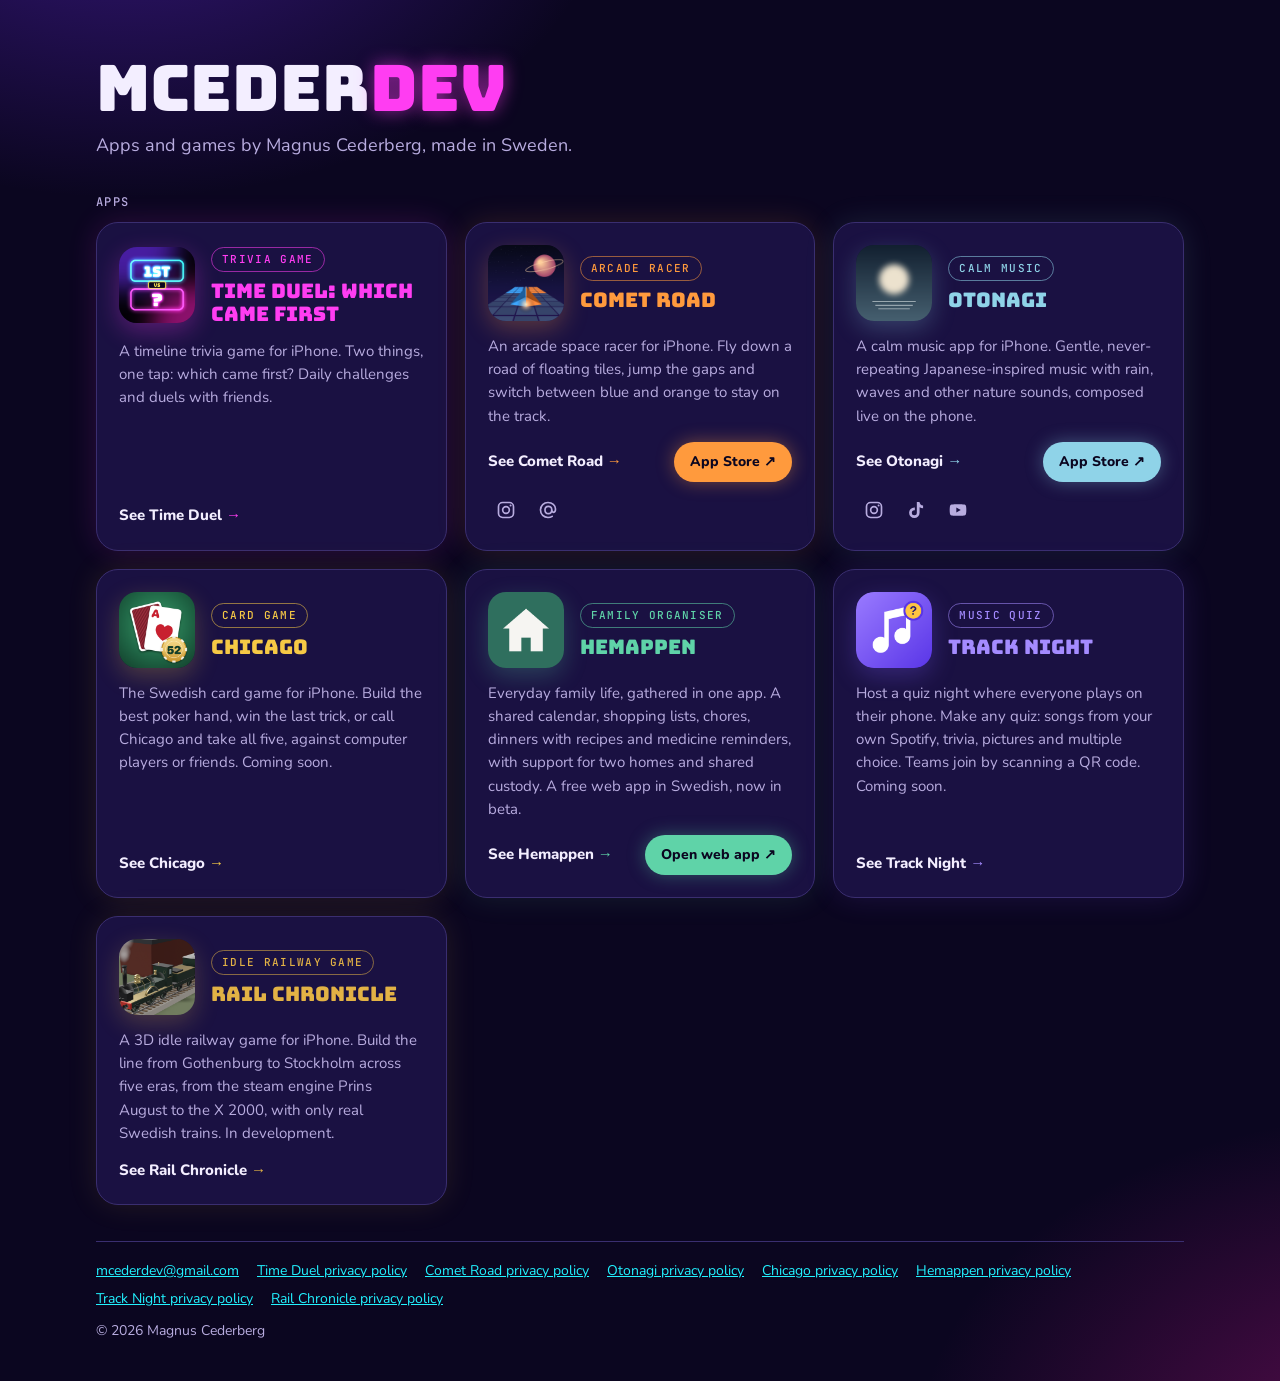
<file: index.html>
<!doctype html>
<html lang="en">
<head>
<meta charset="utf-8">
<meta name="viewport" content="width=device-width, initial-scale=1, viewport-fit=cover">
<title>MCederDev · Apps and games by Magnus Cederberg</title>
<meta name="description" content="Apps and games for iPhone by Magnus Cederberg, made in Sweden: Time Duel, Comet Road and Otonagi.">
<meta name="theme-color" content="#0b0620">
<link rel="icon" href="images/favicon.svg" type="image/svg+xml">
<link rel="icon" href="images/favicon-32.png" sizes="32x32" type="image/png">
<link rel="apple-touch-icon" href="images/apple-touch-icon.png">
<link rel="canonical" href="https://mcederdev.github.io/">

<!-- Link preview in Messages, Slack, social media -->
<meta property="og:type" content="website">
<meta property="og:site_name" content="MCederDev">
<meta property="og:title" content="MCederDev · Apps and games by Magnus Cederberg">
<meta property="og:description" content="Time Duel, Comet Road and Otonagi. Apps and games for iPhone, made in Sweden.">
<meta property="og:url" content="https://mcederdev.github.io/">
<meta property="og:image" content="https://mcederdev.github.io/images/share.png">
<meta property="og:image:width" content="1200">
<meta property="og:image:height" content="630">
<meta property="og:image:alt" content="MCederDev logo with the Time Duel, Comet Road and Otonagi app icons">
<meta name="twitter:card" content="summary_large_image">

<link rel="preconnect" href="https://fonts.googleapis.com">
<link rel="preconnect" href="https://fonts.gstatic.com" crossorigin>
<link rel="stylesheet" href="https://fonts.googleapis.com/css2?family=Bungee&family=Nunito:wght@400;700;800&family=JetBrains+Mono:wght@500&display=swap">
<style>
  /* Same Neon Arcade look as the Time Duel pages. One dark theme by choice. */
  :root {
    --bg: #0b0620; --panel: #1a1142; --ink: #f3eeff; --muted: #b8acdf; --rule: #3a2e70;
    --cyan: #22f2ff; --magenta: #ff3df2; --yellow: #ffe14d;
    --font-display: "Bungee", "Arial Black", Impact, sans-serif;
    --font-body: "Nunito", -apple-system, "Segoe UI", Roboto, sans-serif;
    --font-mono: "JetBrains Mono", ui-monospace, Menlo, Consolas, monospace;
    color-scheme: dark;
  }
  * { box-sizing: border-box; }
  body {
    margin: 0; min-height: 100vh; color: var(--ink); font: 400 17px/1.55 var(--font-body);
    background:
      radial-gradient(700px 480px at 10% -10%, rgba(82,34,184,.6), transparent 70%),
      radial-gradient(700px 480px at 110% 105%, rgba(163,18,122,.5), transparent 70%), var(--bg);
    padding: 56px max(16px, env(safe-area-inset-right, 0px)) 40px max(16px, env(safe-area-inset-left, 0px));
  }
  main { max-width: 68rem; margin: 0 auto; display: flex; flex-direction: column; gap: 36px; }
  h1 { margin: 0; font: 400 clamp(36px, 10vw, 64px)/1 var(--font-display); }
  h1 span { color: var(--magenta); text-shadow: 0 0 18px rgba(255,61,242,.55); }
  .lead { margin: 12px 0 0; color: var(--muted); font-size: 18px; }
  .label { margin: 0 0 14px; font: 500 12px/1 var(--font-mono); letter-spacing: .12em; text-transform: uppercase; color: var(--muted); }

  .apps { display: grid; grid-template-columns: repeat(auto-fit, minmax(290px, 1fr)); gap: 18px; }
  .app { --c: var(--cyan); --glow: rgba(34,242,255,.35);
         display: flex; flex-direction: column; gap: 14px; text-decoration: none; color: inherit;
         background: var(--panel); border: 1px solid var(--rule); border-radius: 22px; padding: 22px;
         box-shadow: 0 0 30px color-mix(in srgb, var(--glow) 35%, transparent);
         transition: border-color .15s, box-shadow .15s, transform .15s; }
  .app { position: relative; }
  .app:hover, .app:focus-within { border-color: var(--c); box-shadow: 0 0 36px var(--glow); transform: translateY(-3px); outline: none; }
  .app.timeduel { --c: #ff3df2; --glow: rgba(255,61,242,.4); }
  .app.comet    { --c: #ff9a3d; --glow: rgba(255,154,61,.4); }
  .app.otonagi  { --c: #8fd3e8; --glow: rgba(143,211,232,.35); }
  .app.chicago  { --c: #f6c945; --glow: rgba(246,201,69,.35); }
  .app.hemappen { --c: #5fd3a8; --glow: rgba(95,211,168,.35); }
  .app.tracknight { --c: #a48bff; --glow: rgba(124,92,255,.4); }
  .app.railchronicle { --c: #e2b245; --glow: rgba(226,178,69,.35); }
  .app .top { display: flex; align-items: center; gap: 16px; }
  .app img { width: 76px; height: 76px; border-radius: 18px; flex: none;
             box-shadow: 0 8px 24px color-mix(in srgb, var(--glow) 70%, transparent); }
  .tag { display: inline-block; font: 500 11px/1 var(--font-mono); letter-spacing: .12em; text-transform: uppercase;
         color: var(--c); border: 1px solid color-mix(in srgb, var(--c) 55%, transparent); border-radius: 999px; padding: 6px 10px; }
  .app h2 { margin: 8px 0 0; font: 400 20px/1.15 var(--font-display); color: var(--c); }
  .app p { margin: 0; color: var(--muted); font-size: 15px; flex: 1; }
  .actions { display: flex; flex-wrap: wrap; align-items: center; justify-content: space-between; gap: 12px; }
  .more { font-weight: 800; font-size: 15px; color: var(--ink); text-decoration: none; outline: none; }
  .more::before { content: ""; position: absolute; inset: 0; border-radius: 22px; } /* whole card is clickable */
  .store { position: relative; z-index: 1; font-weight: 800; font-size: 14px; color: var(--bg); background: var(--c);
           border-radius: 999px; padding: 9px 16px; text-decoration: none; box-shadow: 0 0 18px var(--glow); }
  .store::after { content: " ↗"; }
  .store:hover, .store:focus-visible { background: var(--ink); outline: none; }
  .more::after { content: " →"; color: var(--c); }

  footer { color: var(--muted); font-size: 14px; border-top: 1px solid var(--rule); padding-top: 18px;
           display: flex; flex-wrap: wrap; justify-content: space-between; gap: 10px 24px; }
  footer nav { display: flex; flex-wrap: wrap; gap: 6px 18px; }
  footer a { color: var(--cyan); }
  .social { display: flex; gap: 6px; margin-top: -4px; }
  .social a { position: relative; z-index: 1; display: grid; place-items: center; width: 36px; height: 36px; border-radius: 10px;
              color: var(--muted); transition: color .15s, background .15s; }
  .social a:hover, .social a:focus-visible { color: var(--c); background: color-mix(in srgb, var(--c) 14%, transparent); outline: none; }
</style>
</head>
<body>
<main>
  <header>
    <h1>MCeder<span>Dev</span></h1>
    <p class="lead">Apps and games by Magnus Cederberg, made in Sweden.</p>
  </header>

  <section aria-labelledby="apps">
    <p class="label" id="apps">Apps</p>
    <div class="apps">
      <article class="app timeduel">
        <div class="top">
          <img src="images/timeduel-icon.png" alt="Time Duel app icon">
          <div>
            <span class="tag">Trivia game</span>
            <h2>Time Duel: Which Came First</h2>
          </div>
        </div>
        <p>A timeline trivia game for iPhone. Two things, one tap: which came first? Daily challenges and duels with friends.</p>
        <div class="actions">
          <a class="more" href="timeduel/">See Time Duel</a>
        </div>
      </article>
      <article class="app comet">
        <div class="top">
          <img src="images/comet-road-icon.png" alt="Comet Road app icon">
          <div>
            <span class="tag">Arcade racer</span>
            <h2>Comet Road</h2>
          </div>
        </div>
        <p>An arcade space racer for iPhone. Fly down a road of floating tiles, jump the gaps and switch between blue and orange to stay on the track.</p>
        <div class="actions">
          <a class="more" href="comet-road/">See Comet Road</a>
          <a class="store" href="https://apps.apple.com/app/id6834401952" aria-label="Pre-order Comet Road on the App Store">App Store</a>
        </div>
        <div class="social">
          <a href="https://www.instagram.com/cometroadgame/" aria-label="Comet Road on Instagram (@cometroadgame)" title="Instagram @cometroadgame"><svg viewBox="0 0 24 24" width="20" height="20" fill="none" stroke="currentColor" stroke-width="2" aria-hidden="true"><rect x="3" y="3" width="18" height="18" rx="5"/><circle cx="12" cy="12" r="4"/><circle cx="17.5" cy="6.5" r="1.2" fill="currentColor" stroke="none"/></svg></a>
          <a href="https://www.threads.net/@cometroadgame" aria-label="Comet Road on Threads (@cometroadgame)" title="Threads @cometroadgame"><svg viewBox="0 0 24 24" width="20" height="20" fill="none" stroke="currentColor" stroke-width="2" stroke-linecap="round" aria-hidden="true"><path d="M16.5 11.5c0-2.6-1.8-3.9-4.1-3.9-2.4 0-4 1.7-4 4.4s1.6 4.4 4 4.4c2.3 0 4.1-1.5 4.1-4.4v-1.2c0 5.6 4.5 5.1 4.5 0C21 6.1 17 3 12 3S3 6.6 3 12s4 9 9 9c2 0 3.7-.5 5-1.4"/></svg></a>
        </div>
      </article>
      <article class="app otonagi">
        <div class="top">
          <img src="images/otonagi-icon.png" alt="Otonagi app icon">
          <div>
            <span class="tag">Calm music</span>
            <h2>Otonagi</h2>
          </div>
        </div>
        <p>A calm music app for iPhone. Gentle, never-repeating Japanese-inspired music with rain, waves and other nature sounds, composed live on the phone.</p>
        <div class="actions">
          <a class="more" href="otonagi/">See Otonagi</a>
          <a class="store" href="https://apps.apple.com/app/id6826823239" aria-label="Download Otonagi on the App Store">App Store</a>
        </div>
        <div class="social">
          <a href="https://www.instagram.com/otonagi.app/" aria-label="Otonagi on Instagram (@otonagi.app)" title="Instagram @otonagi.app"><svg viewBox="0 0 24 24" width="20" height="20" fill="none" stroke="currentColor" stroke-width="2" aria-hidden="true"><rect x="3" y="3" width="18" height="18" rx="5"/><circle cx="12" cy="12" r="4"/><circle cx="17.5" cy="6.5" r="1.2" fill="currentColor" stroke="none"/></svg></a>
          <a href="https://www.tiktok.com/@otonagi.app" aria-label="Otonagi on TikTok (@otonagi.app)" title="TikTok @otonagi.app"><svg viewBox="0 0 24 24" width="20" height="20" fill="currentColor" aria-hidden="true"><path d="M16.2 2.5c.3 2.4 1.8 4 4.3 4.2v3.2a7.4 7.4 0 0 1-4.2-1.3v6.6a6.3 6.3 0 1 1-6.3-6.3h.6v3.3h-.6a3 3 0 1 0 3 3V2.5z"/></svg></a>
          <a href="https://www.youtube.com/@OtonagiApp" aria-label="Otonagi on YouTube (@OtonagiApp)" title="YouTube @OtonagiApp"><svg viewBox="0 0 24 24" width="20" height="20" fill="currentColor" aria-hidden="true"><path d="M21.6 7.2a2.6 2.6 0 0 0-1.8-1.8C18.2 5 12 5 12 5s-6.2 0-7.8.4a2.6 2.6 0 0 0-1.8 1.8A27 27 0 0 0 2 12c0 1.6.1 3.2.4 4.8a2.6 2.6 0 0 0 1.8 1.8C5.8 19 12 19 12 19s6.2 0 7.8-.4a2.6 2.6 0 0 0 1.8-1.8c.3-1.6.4-3.2.4-4.8s-.1-3.2-.4-4.8zM10 15.1V8.9l5.3 3.1z"/></svg></a>
        </div>
      </article>
      <article class="app chicago">
        <div class="top">
          <img src="images/chicago-icon.png" alt="Chicago app icon">
          <div>
            <span class="tag">Card game</span>
            <h2>Chicago</h2>
          </div>
        </div>
        <p>The Swedish card game for iPhone. Build the best poker hand, win the last trick, or call Chicago and take all five, against computer players or friends. Coming soon.</p>
        <div class="actions">
          <a class="more" href="chicago/">See Chicago</a>
        </div>
      </article>
      <article class="app hemappen">
        <div class="top">
          <img src="images/hemappen-icon.png" alt="Hemappen app icon">
          <div>
            <span class="tag">Family organiser</span>
            <h2>Hemappen</h2>
          </div>
        </div>
        <p>Everyday family life, gathered in one app. A shared calendar, shopping lists, chores, dinners with recipes and medicine reminders, with support for two homes and shared custody. A free web app in Swedish, now in beta.</p>
        <div class="actions">
          <a class="more" href="hemappen/">See Hemappen</a>
          <a class="store" href="https://hemapp.vercel.app/" aria-label="Open the Hemappen web app">Open web app</a>
        </div>
      </article>
      <article class="app tracknight">
        <div class="top">
          <img src="images/track-night-icon.png" alt="Track Night app icon">
          <div>
            <span class="tag">Music quiz</span>
            <h2>Track Night</h2>
          </div>
        </div>
        <p>Host a quiz night where everyone plays on their phone. Make any quiz: songs from your own Spotify, trivia, pictures and multiple choice. Teams join by scanning a QR code. Coming soon.</p>
        <div class="actions">
          <a class="more" href="music-quiz/">See Track Night</a>
        </div>
      </article>
      <article class="app railchronicle">
        <div class="top">
          <img src="images/rail-chronicle-icon.png" alt="Rail Chronicle app icon">
          <div>
            <span class="tag">Idle railway game</span>
            <h2>Rail Chronicle</h2>
          </div>
        </div>
        <p>A 3D idle railway game for iPhone. Build the line from Gothenburg to Stockholm across five eras, from the steam engine Prins August to the X 2000, with only real Swedish trains. In development.</p>
        <div class="actions">
          <a class="more" href="rail-chronicle/">See Rail Chronicle</a>
        </div>
      </article>
    </div>
  </section>

  <footer>
    <nav>
      <a href="mailto:mcederdev@gmail.com">mcederdev@gmail.com</a>
      <a href="timeduel/privacy.html">Time Duel privacy policy</a>
      <a href="comet-road/privacy.html">Comet Road privacy policy</a>
      <a href="otonagi/privacy.html">Otonagi privacy policy</a>
      <a href="chicago/privacy.html">Chicago privacy policy</a>
      <a href="hemappen/integritet.html">Hemappen privacy policy</a>
      <a href="music-quiz/privacy.html">Track Night privacy policy</a>
      <a href="rail-chronicle/privacy.html">Rail Chronicle privacy policy</a>
    </nav>
    <span>© 2026 Magnus Cederberg</span>
  </footer>
</main>
</body>
</html>
</file>
